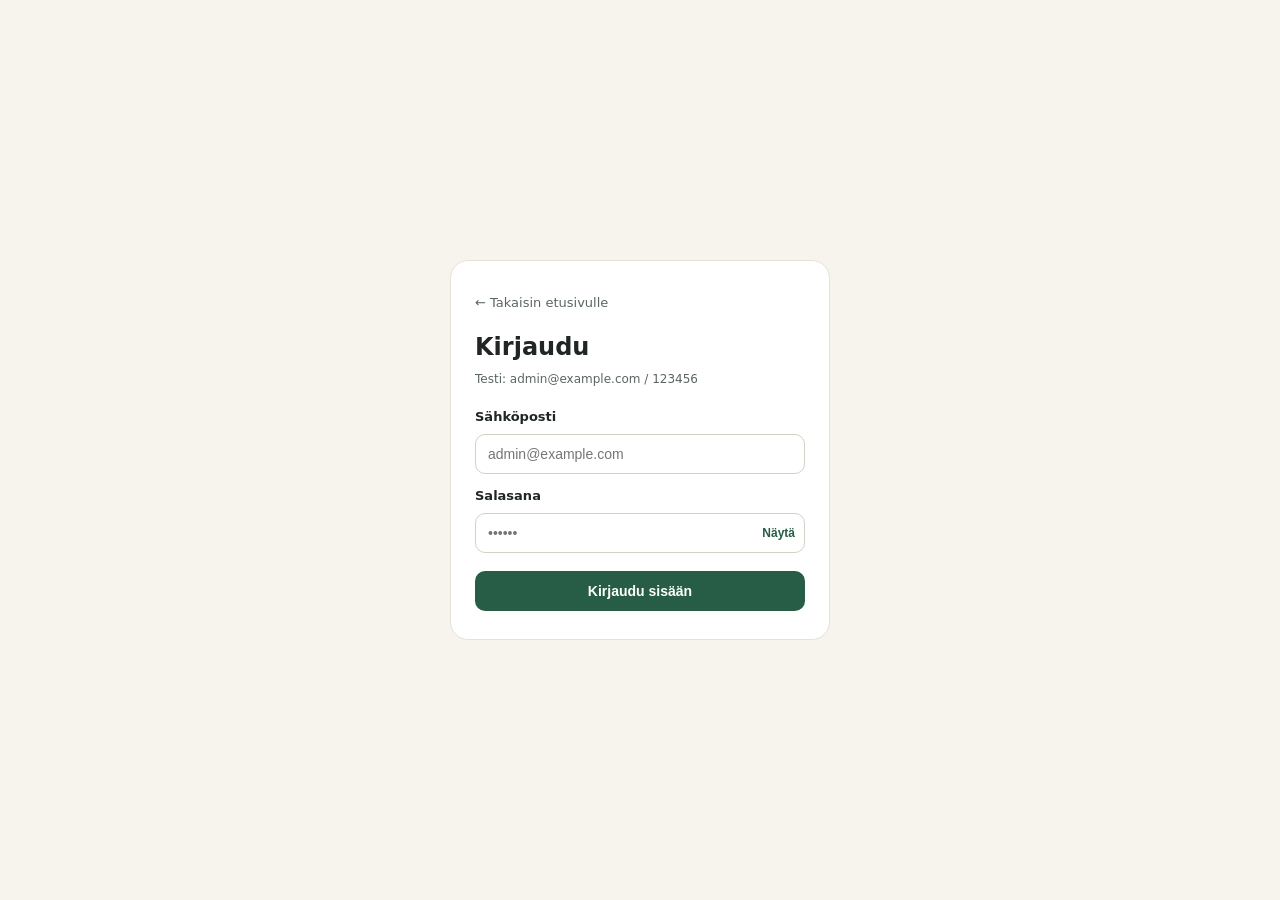
<file: login.html>
<!DOCTYPE html>
<html lang="fi">
<head>
  <meta charset="UTF-8" />
  <meta name="viewport" content="width=device-width, initial-scale=1.0" />
  <title>Kirjaudu — Töppötassut</title>
  <link rel="stylesheet" href="login.css" />
</head>
<body>
  <div class="login-page">
    <form class="login-box" id="loginForm" novalidate>
      <a href="index.html" class="back-link">&larr; Takaisin etusivulle</a>
      <h1>Kirjaudu</h1>
      <p class="hint">Testi: admin@example.com / 123456</p>

      <div class="error" id="errorBox"></div>

      <label for="email">Sähköposti</label>
      <input id="email" type="email" placeholder="admin@example.com" required />

      <label for="password">Salasana</label>
      <div class="pass-wrap">
        <input id="password" type="password" placeholder="••••••" required />
        <button type="button" class="toggle" id="toggleBtn">Näytä</button>
      </div>

      <button type="submit" class="submit-btn" id="submitBtn">Kirjaudu sisään</button>
    </form>
  </div>

  <script>
    const form = document.getElementById("loginForm");
    const emailEl = document.getElementById("email");
    const passEl = document.getElementById("password");
    const errorBox = document.getElementById("errorBox");
    const submitBtn = document.getElementById("submitBtn");
    const toggleBtn = document.getElementById("toggleBtn");

    toggleBtn.onclick = () => {
      const isPass = passEl.type === "password";
      passEl.type = isPass ? "text" : "password";
      toggleBtn.textContent = isPass ? "Piilota" : "Näytä";
    };

    form.onsubmit = async (e) => {
      e.preventDefault();
      errorBox.classList.remove("show");

      const email = emailEl.value.trim();
      const password = passEl.value;

      if (!email || !password) {
        errorBox.textContent = "Täytä sähköposti ja salasana.";
        errorBox.classList.add("show");
        return;
      }

      submitBtn.disabled = true;
      submitBtn.textContent = "Kirjaudutaan...";

      try {
        const res = await fetch("/api/login", {
          method: "POST",
          headers: { "Content-Type": "application/json" },
          body: JSON.stringify({ email, password })
        });
        const data = await res.json();

        if (!res.ok || !data.ok) {
          errorBox.textContent = data.message || "Kirjautuminen epäonnistui.";
          errorBox.classList.add("show");
          return;
        }

        window.location.href = data.redirect;
      } catch {
        errorBox.textContent = "Yhteysvirhe.";
        errorBox.classList.add("show");
      } finally {
        submitBtn.disabled = false;
        submitBtn.textContent = "Kirjaudu sisään";
      }
    };
  </script>
</body>
</html>
</file>
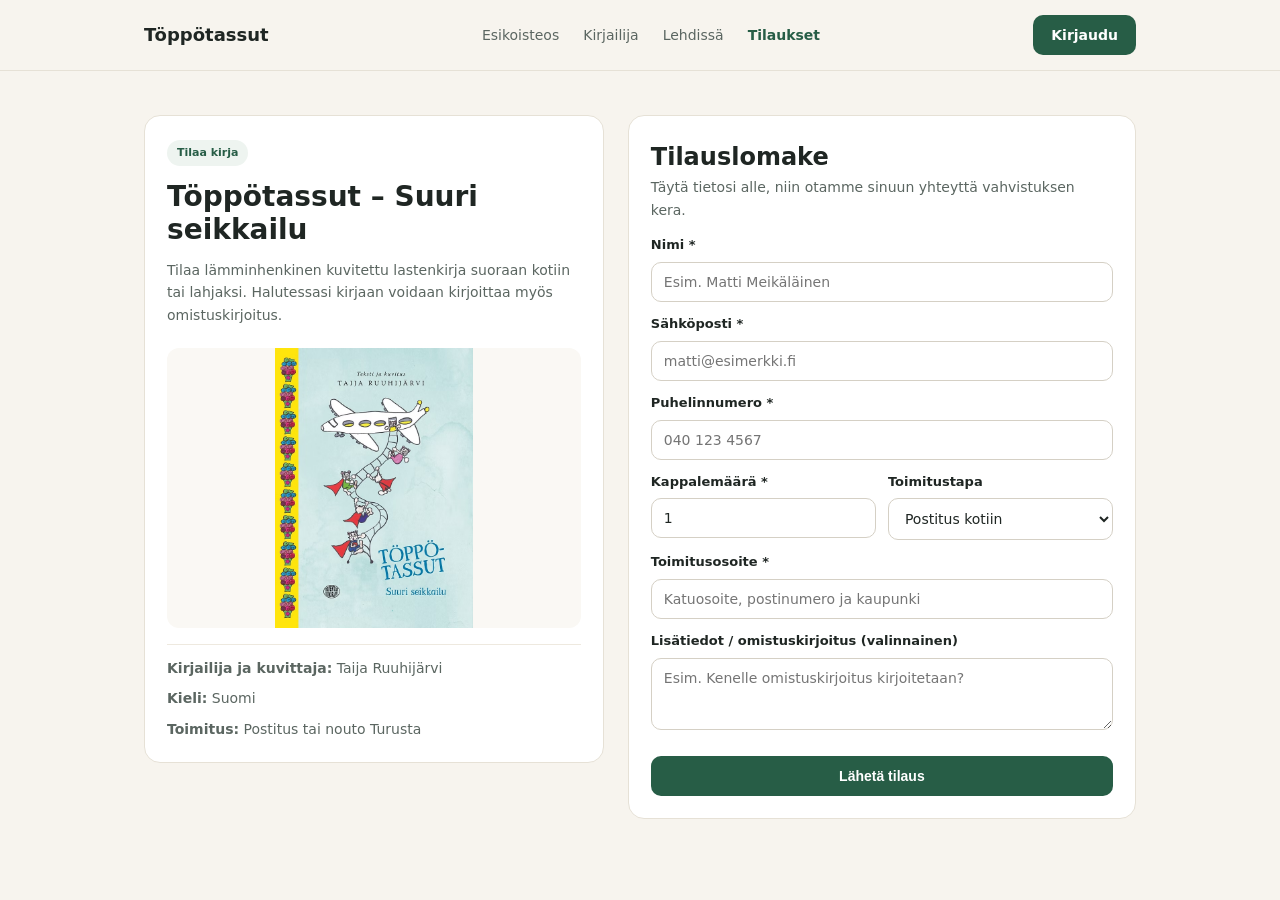
<file: tilaukset.html>
<!DOCTYPE html>
<html lang="fi">
<head>
  <meta charset="UTF-8" />
  <meta name="viewport" content="width=device-width, initial-scale=1.0" />
  <title>Tilaukset — Töppötassut</title>
  <link rel="stylesheet" href="style.css" />
</head>
<body>
  <header class="topbar">
    <div class="container topbar-inner">
      <a href="index.html" class="brand">Töppötassut</a>

      <nav class="nav-links">
        <a href="index.html#kirja">Esikoisteos</a>
        <a href="index.html#kirjailija">Kirjailija</a>
        <a href="index.html#lehdet">Lehdissä</a>
        <a href="tilaukset.html" class="active-link">Tilaukset</a>
      </nav>

      <a href="login.html" class="login-btn">Kirjaudu</a>
    </div>
  </header>

  <main class="container order-page">
    <div class="order-grid">
      <!-- Chap taraf: Kitob haqida ma'lumot -->
      <div class="simple-box order-info">
        <span class="tag">Tilaa kirja</span>
        <h1>Töppötassut – Suuri seikkailu</h1>
        <p class="lead">
          Tilaa lämminhenkinen kuvitettu lastenkirja suoraan kotiin tai lahjaksi.
          Halutessasi kirjaan voidaan kirjoittaa myös omistuskirjoitus.
        </p>

        <img
          src="töppötassut_kansi.avif"
          alt="Töppötassut - Suuri seikkailu"
          class="order-book-img"
        />

        <ul class="order-details">
          <li><strong>Kirjailija ja kuvittaja:</strong> Taija Ruuhijärvi</li>
          <li><strong>Kieli:</strong> Suomi</li>
          <li><strong>Toimitus:</strong> Postitus tai nouto Turusta</li>
        </ul>
      </div>

      <!-- O'ng taraf: Zakaz formasi -->
      <div class="simple-box">
        <h2>Tilauslomake</h2>
        <p class="hint">Täytä tietosi alle, niin otamme sinuun yhteyttä vahvistuksen kera.</p>

        <div class="error" id="orderError"></div>

        <div class="success-box" id="orderSuccess" hidden>
          <h3>Kiitos tilauksestasi!</h3>
          <p id="successText"></p>
          <button type="button" class="login-btn" id="newOrderBtn">Tee uusi tilaus</button>
        </div>

        <form id="orderForm" novalidate>
          <label for="fullName">Nimi *</label>
          <input id="fullName" type="text" placeholder="Esim. Matti Meikäläinen" required />

          <label for="email">Sähköposti *</label>
          <input id="email" type="email" placeholder="matti@esimerkki.fi" required />

          <label for="phone">Puhelinnumero *</label>
          <input id="phone" type="tel" placeholder="040 123 4567" required />

          <div class="form-row">
            <div>
              <label for="quantity">Kappalemäärä *</label>
              <input id="quantity" type="number" min="1" max="50" value="1" required />
            </div>

            <div>
              <label for="delivery">Toimitustapa</label>
              <select id="delivery">
                <option value="Postitus">Postitus kotiin</option>
                <option value="Nouto Turusta">Nouto (Turku)</option>
              </select>
            </div>
          </div>

          <label for="address">Toimitusosoite *</label>
          <input id="address" type="text" placeholder="Katuosoite, postinumero ja kaupunki" required />

          <label for="message">Lisätiedot / omistuskirjoitus (valinnainen)</label>
          <textarea
            id="message"
            rows="3"
            placeholder="Esim. Kenelle omistuskirjoitus kirjoitetaan?"
          ></textarea>

          <button type="submit" class="submit-btn" id="orderSubmitBtn">Lähetä tilaus</button>
        </form>
      </div>
    </div>
  </main>

  <script src="tilaukset.js"></script>
</body>
</html>
</file>
<file: login.css>
* {
  box-sizing: border-box;
  margin: 0;
  padding: 0;
}

body {
  background: #f7f4ee;
  color: #1f2623;
  font-family: system-ui, -apple-system, sans-serif;
  line-height: 1.6;
}

a {
  color: inherit;
  text-decoration: none;
}

.container {
  max-width: 1040px;
  margin: 0 auto;
  padding: 0 24px;
}

/* Yläpalkki */
.topbar {
  border-bottom: 1px solid #e6e1d6;
  background: #f7f4ee;
}

.topbar-inner {
  height: 70px;
  display: flex;
  justify-content: space-between;
  align-items: center;
}

.brand {
  font-size: 18px;
  font-weight: 700;
}

.nav-links {
  display: flex;
  gap: 24px;
  font-size: 14px;
  color: #5b6661;
}

.nav-links a:hover {
  color: #1f2623;
}

.login-btn {
  display: inline-block;
  padding: 9px 18px;
  border-radius: 10px;
  background: #275d46;
  color: #fff;
  font-size: 14px;
  font-weight: 600;
}

.login-btn:hover {
  background: #1e4937;
}

/* Pääosio */
.hero {
  display: grid;
  grid-template-columns: 1.3fr 0.9fr;
  gap: 32px;
  align-items: center;
  padding: 56px 0 40px;
}

.eyebrow {
  font-size: 12px;
  font-weight: 700;
  text-transform: uppercase;
  letter-spacing: 0.06em;
  color: #275d46;
  margin-bottom: 10px;
}

.hero h1 {
  font-size: 40px;
  line-height: 1.15;
  margin-bottom: 14px;
}

.lead {
  font-size: 16px;
  color: #5b6661;
  max-width: 500px;
}

.book-card {
  background: #ffffff;
  border: 1px solid #e6e1d6;
  border-radius: 18px;
  padding: 24px;
}

.tag {
  display: inline-block;
  font-size: 11px;
  font-weight: 700;
  color: #275d46;
  background: #eef4f0;
  padding: 4px 10px;
  border-radius: 999px;
  margin-bottom: 12px;
}

.book-card h2 {
  font-size: 22px;
  margin-bottom: 8px;
}

.book-card p {
  font-size: 14px;
  color: #5b6661;
  margin-bottom: 18px;
}

.book-meta {
  display: flex;
  justify-content: space-between;
  font-size: 13px;
  color: #5b6661;
  padding-top: 12px;
  border-top: 1px solid #eee9df;
}

.grid-3 {
  display: grid;
  grid-template-columns: repeat(3, 1fr);
  gap: 18px;
  padding-bottom: 64px;
}

.simple-box {
  background: #ffffff;
  border: 1px solid #e6e1d6;
  border-radius: 16px;
  padding: 22px;
}

.simple-box h3 {
  font-size: 17px;
  margin-bottom: 8px;
}

.simple-box p {
  font-size: 14px;
  color: #5b6661;
}

/* Alohida Login sahifa (/login) */
.login-page {
  min-height: 100vh;
  display: grid;
  place-items: center;
  padding: 20px;
}

.login-box {
  width: 100%;
  max-width: 380px;
  background: #ffffff;
  border: 1px solid #e6e1d6;
  border-radius: 18px;
  padding: 28px 24px;
}

.back-link {
  display: inline-block;
  font-size: 13px;
  color: #5b6661;
  margin-bottom: 14px;
}

.back-link:hover {
  color: #1f2623;
}

.login-box h1 {
  font-size: 24px;
  margin-bottom: 4px;
}

.hint {
  font-size: 12px;
  color: #5b6661;
  margin-bottom: 18px;
}

label {
  display: block;
  font-size: 13px;
  font-weight: 600;
  margin: 12px 0 6px;
}

input {
  width: 100%;
  padding: 11px 12px;
  border: 1px solid #d5d0c5;
  border-radius: 10px;
  font-size: 14px;
}

input:focus {
  outline: none;
  border-color: #275d46;
}

.pass-wrap {
  position: relative;
  display: flex;
  align-items: center;
}

.pass-wrap input {
  padding-right: 60px;
}

.toggle {
  position: absolute;
  right: 10px;
  border: none;
  background: none;
  color: #275d46;
  font-size: 12px;
  font-weight: 600;
  cursor: pointer;
}

.error {
  display: none;
  background: #fff1f2;
  color: #be123c;
  padding: 9px 12px;
  border-radius: 8px;
  font-size: 13px;
  margin-bottom: 10px;
}

.error.show {
  display: block;
}

.submit-btn {
  width: 100%;
  margin-top: 18px;
  padding: 12px;
  border: none;
  border-radius: 10px;
  background: #275d46;
  color: #fff;
  font-size: 14px;
  font-weight: 600;
  cursor: pointer;
}

.submit-btn:hover {
  background: #1e4937;
}

@media (max-width: 800px) {
  .hero,
  .grid-3 {
    grid-template-columns: 1fr;
  }
  .nav-links {
    display: none;
  }
}
</file>
<file: style.css>
* {
  box-sizing: border-box;
  margin: 0;
  padding: 0;
}

body {
  background: #f7f4ee;
  color: #1f2623;
  font-family: system-ui, -apple-system, sans-serif;
  line-height: 1.6;
}

a {
  color: inherit;
  text-decoration: none;
}

img {
  max-width: 100%;
  display: block;
}

.container {
  max-width: 1040px;
  margin: 0 auto;
  padding: 0 24px;
}

/* Yläpalkki */
.topbar {
  border-bottom: 1px solid #e6e1d6;
  background: #f7f4ee;
}

.topbar-inner {
  height: 70px;
  display: flex;
  justify-content: space-between;
  align-items: center;
}

.brand {
  font-size: 18px;
  font-weight: 700;
}

.nav-links {
  display: flex;
  gap: 24px;
  font-size: 14px;
  color: #5b6661;
}

.nav-links a:hover {
  color: #1f2623;
}

.login-btn {
  display: inline-block;
  padding: 9px 18px;
  border-radius: 10px;
  background: #275d46;
  color: #fff;
  font-size: 14px;
  font-weight: 600;
}

.login-btn:hover {
  background: #1e4937;
}

/* Hero */
.hero {
  display: grid;
  grid-template-columns: 1.2fr 0.85fr;
  gap: 32px;
  align-items: center;
  padding: 48px 0 36px;
}

.eyebrow {
  font-size: 12px;
  font-weight: 700;
  text-transform: uppercase;
  letter-spacing: 0.06em;
  color: #275d46;
  margin-bottom: 10px;
}

.hero h1 {
  font-size: 38px;
  line-height: 1.15;
  margin-bottom: 14px;
}

.lead {
  font-size: 16px;
  color: #5b6661;
  max-width: 500px;
  margin-bottom: 22px;
}

.banner-img {
  border-radius: 14px;
  border: 1px solid #e6e1d6;
  background: #fff;
  padding: 6px;
  max-width: 460px;
}

/* Kirjakortti */
.book-card {
  background: #ffffff;
  border: 1px solid #e6e1d6;
  border-radius: 18px;
  padding: 22px;
}

.tag {
  display: inline-block;
  font-size: 11px;
  font-weight: 700;
  color: #275d46;
  background: #eef4f0;
  padding: 4px 10px;
  border-radius: 999px;
  margin-bottom: 14px;
}

.book-cover-img {
  width: 100%;
  max-height: 340px;
  object-fit: contain;
  border-radius: 12px;
  background: #faf8f4;
  margin-bottom: 16px;
}

.book-card h2 {
  font-size: 20px;
  margin-bottom: 6px;
}

.book-card p {
  font-size: 14px;
  color: #5b6661;
  margin-bottom: 14px;
}

.book-meta {
  display: flex;
  justify-content: space-between;
  font-size: 13px;
  color: #5b6661;
  padding-top: 12px;
  border-top: 1px solid #eee9df;
}

/* Kirjailija & Uutiset */
.grid-2 {
  display: grid;
  grid-template-columns: 1fr 1fr;
  gap: 18px;
  margin-bottom: 44px;
}

.simple-box {
  background: #ffffff;
  border: 1px solid #e6e1d6;
  border-radius: 16px;
  padding: 22px;
}

.simple-box h3 {
  font-size: 18px;
  margin-bottom: 8px;
}

.simple-box p {
  font-size: 14px;
  color: #5b6661;
}

.news-box {
  display: flex;
  gap: 16px;
  align-items: center;
}

.news-img {
  width: 120px;
  height: 120px;
  object-fit: cover;
  border-radius: 12px;
  flex-shrink: 0;
}

/* Lehdissä-galleria */
.press-section {
  padding-bottom: 64px;
}

.section-head {
  margin-bottom: 18px;
}

.section-head h2 {
  font-size: 24px;
  margin-bottom: 4px;
}

.section-head p {
  font-size: 14px;
  color: #5b6661;
}

.press-grid {
  display: grid;
  grid-template-columns: repeat(4, 1fr);
  gap: 16px;
}

.press-card {
  background: #ffffff;
  border: 1px solid #e6e1d6;
  border-radius: 14px;
  padding: 10px;
  overflow: hidden;
}

.press-card img {
  width: 100%;
  height: 220px;
  object-fit: cover;
  border-radius: 8px;
}

/* Bosiladigan rasmlar */
.zoom-img {
  cursor: zoom-in;
  transition: transform 0.2s ease;
}

.zoom-img:hover {
  transform: scale(1.015);
}

/* Katta rasm oynasi (Lightbox) */
.img-modal {
  margin: auto;
  border: none;
  border-radius: 18px;
  padding: 0;
  width: min(92vw, 920px);
  max-height: 90vh;
  background: #ffffff;
  box-shadow: 0 24px 60px rgba(0, 0, 0, 0.35);
  overflow: hidden;
}

.img-modal::backdrop {
  background: rgba(15, 20, 18, 0.72);
  backdrop-filter: blur(3px);
}

.img-modal-box {
  display: flex;
  flex-direction: column;
  max-height: 90vh;
}

.img-modal-top {
  display: flex;
  justify-content: space-between;
  align-items: center;
  padding: 12px 18px;
  border-bottom: 1px solid #e6e1d6;
  background: #faf8f4;
  font-size: 14px;
  font-weight: 600;
  color: #1f2623;
}

.close-modal-btn {
  width: 34px;
  height: 34px;
  border: 1px solid #dcd6c9;
  border-radius: 9px;
  background: #ffffff;
  font-size: 20px;
  line-height: 1;
  cursor: pointer;
  color: #1f2623;
}

.close-modal-btn:hover {
  background: #f0ece3;
}

.img-modal-body {
  padding: 16px;
  overflow: auto;
  display: flex;
  justify-content: center;
  align-items: flex-start;
  background: #f3efe6;
}

.img-modal-body img {
  width: 100%;
  max-width: 860px;
  height: auto;
  border-radius: 10px;
  background: #ffffff;
}

/* Forma elementlari (Tilaukset & Login) */
.hint {
  font-size: 13px;
  color: #5b6661;
  margin-bottom: 14px;
}

label {
  display: block;
  font-size: 13px;
  font-weight: 600;
  margin: 12px 0 6px;
  color: #1f2623;
}

input,
select,
textarea {
  width: 100%;
  padding: 11px 12px;
  border: 1px solid #d5d0c5;
  border-radius: 10px;
  font-size: 14px;
  font-family: inherit;
  background: #ffffff;
  color: #1f2623;
}

input:focus,
select:focus,
textarea:focus {
  outline: none;
  border-color: #275d46;
}

.error {
  display: none;
  background: #fff1f2;
  color: #be123c;
  border: 1px solid #fecdd3;
  padding: 10px 12px;
  border-radius: 10px;
  font-size: 13px;
  margin-bottom: 12px;
}

.error.show {
  display: block;
}

.submit-btn {
  width: 100%;
  margin-top: 18px;
  padding: 12px;
  border: none;
  border-radius: 10px;
  background: #275d46;
  color: #ffffff;
  font-size: 14px;
  font-weight: 600;
  cursor: pointer;
}

.submit-btn:hover {
  background: #1e4937;
}

/* Tilaukset-sivu */
.active-link {
  color: #275d46;
  font-weight: 700;
}

.order-page {
  padding: 44px 24px 64px;
}

.order-grid {
  display: grid;
  grid-template-columns: 0.95fr 1.05fr;
  gap: 24px;
  align-items: start;
}

.order-info h1 {
  font-size: 28px;
  line-height: 1.2;
  margin-bottom: 12px;
}

.order-book-img {
  width: 100%;
  max-height: 280px;
  object-fit: contain;
  background: #faf8f4;
  border-radius: 12px;
  margin: 16px 0;
}

.order-details {
  list-style: none;
  font-size: 14px;
  color: #5b6661;
  display: grid;
  gap: 8px;
  padding-top: 12px;
  border-top: 1px solid #eee9df;
}

.form-row {
  display: grid;
  grid-template-columns: 1fr 1fr;
  gap: 12px;
}

.success-box {
  background: #eef6f1;
  border: 1px solid #cbe3d4;
  border-radius: 12px;
  padding: 18px;
  margin-top: 12px;
}

.success-box h3 {
  color: #275d46;
  margin-bottom: 6px;
}

.success-box p {
  font-size: 14px;
  color: #1f2623;
  margin-bottom: 14px;
}

@media (max-width: 860px) {
  .hero,
  .grid-2 {
    grid-template-columns: 1fr;
  }

  .press-grid {
    grid-template-columns: repeat(2, 1fr);
  }

  .nav-links {
    display: none;
  }
}

@media (max-width: 820px) {
  .order-grid,
  .form-row {
    grid-template-columns: 1fr;
  }
}

@media (max-width: 520px) {
  .press-grid,
  .news-box {
    grid-template-columns: 1fr;
    flex-direction: column;
    align-items: flex-start;
  }

  .news-img {
    width: 100%;
    height: 180px;
  }
}
</file>
